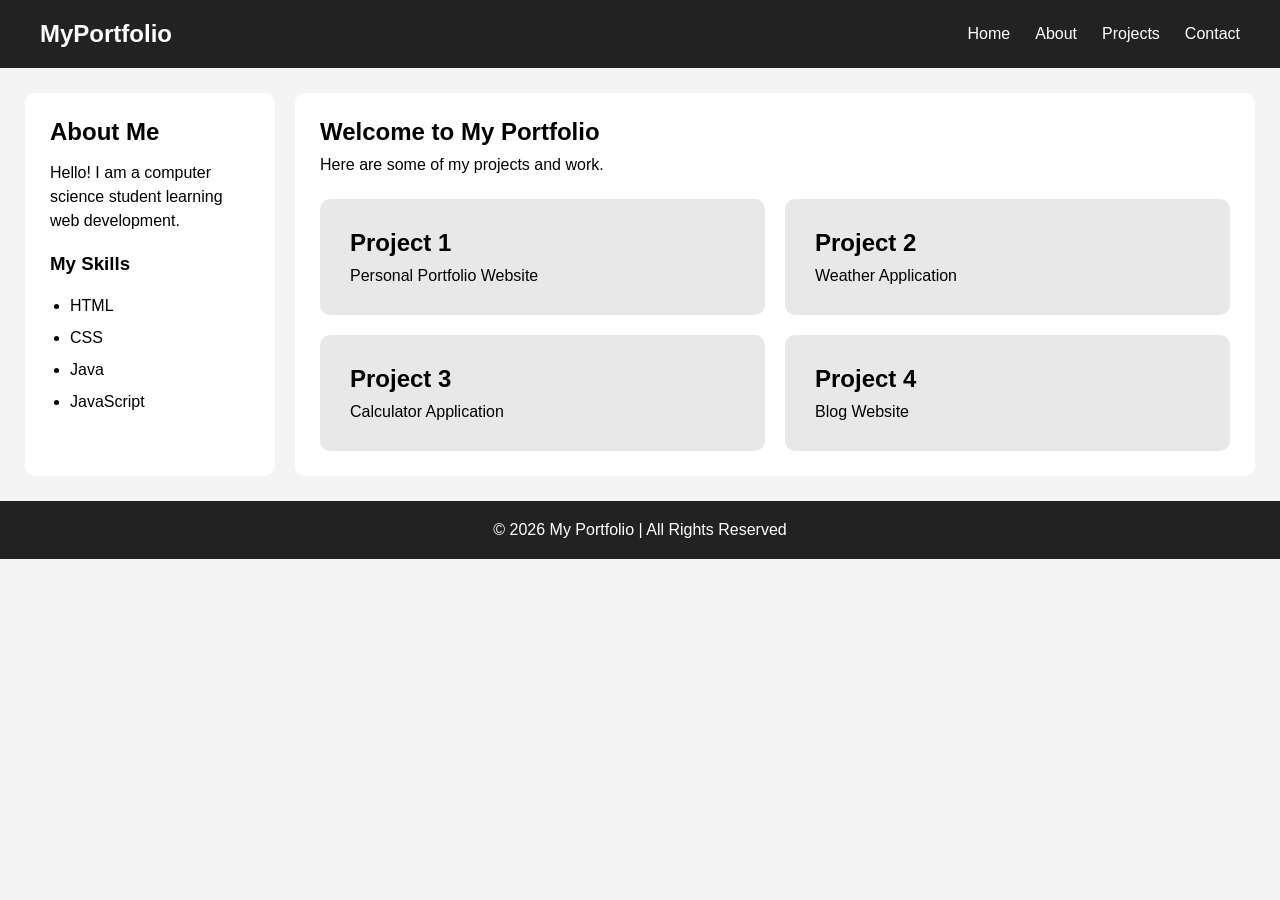
<file: p13/index.html>
<!DOCTYPE html>
<html lang>
<head>
    <title>My Portfolio</title>
    <link rel="stylesheet" href="style.css">
</head>
<body>

    <header class="navbar">
        <h2>MyPortfolio</h2>

        <nav>
            <a href="#">Home</a>
            <a href="#">About</a>
            <a href="#">Projects</a>
            <a href="#">Contact</a>
        </nav>
    </header>

    <div class="layout">

        <aside class="sidebar">
            <h2>About Me</h2>
            <p>Hello! I am a computer science student learning web development.</p>

            <h3>My Skills</h3>
            <ul>
                <li>HTML</li>
                <li>CSS</li>
                <li>Java</li>
                <li>JavaScript</li>
            </ul>
        </aside>

        <main class="main-content">

            <section class="intro">
                <h1>Welcome to My Portfolio</h1>
                <p>Here are some of my projects and work.</p>
            </section>

            <section class="projects">

                <div class="card">
                    <h2>Project 1</h2>
                    <p>Personal Portfolio Website</p>
                </div>

                <div class="card">
                    <h2>Project 2</h2>
                    <p>Weather Application</p>
                </div>

                <div class="card">
                    <h2>Project 3</h2>
                    <p>Calculator Application</p>
                </div>

                <div class="card">
                    <h2>Project 4</h2>
                    <p>Blog Website</p>
                </div>

            </section>

        </main>

    </div>

    <footer>
        <p>© 2026 My Portfolio | All Rights Reserved</p>
    </footer>

</body>
</html>
</file>
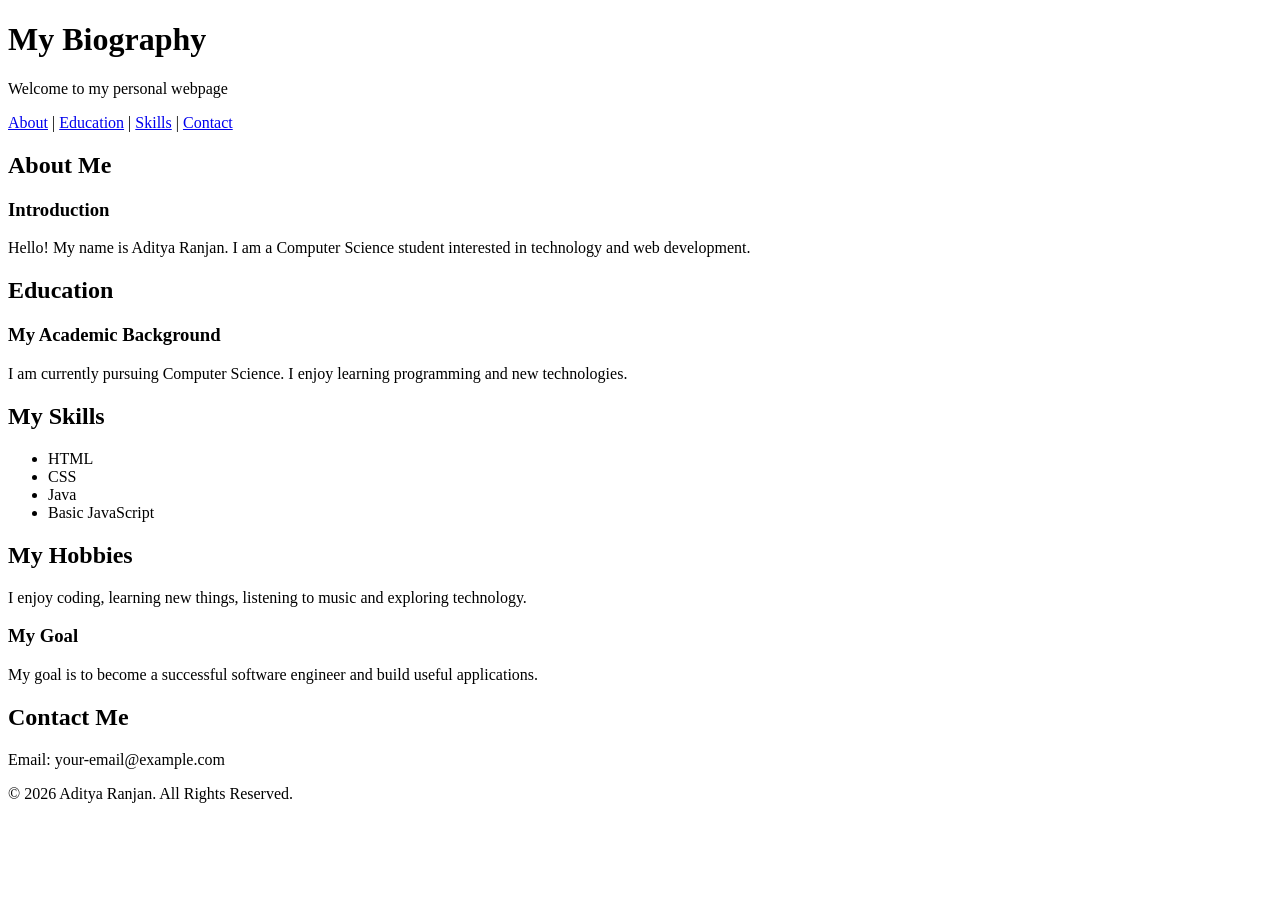
<file: P5/index.html>
<!DOCTYPE html>
<html>
<head>
    <title>My Biography</title>
</head>
<body>

    <header>
        <h1>My Biography</h1>
        <p>Welcome to my personal webpage</p>
    </header>

    <nav>
        <a href="#about">About</a> |
        <a href="#education">Education</a> |
        <a href="#skills">Skills</a> |
        <a href="#contact">Contact</a>
    </nav>

    <main>

        <section id="about">
            <h2>About Me</h2>
            <article>
                <h3>Introduction</h3>
                <p>Hello! My name is Aditya Ranjan.
                I am a Computer Science student interested
                in technology and web development.</p>
            </article>
        </section>

        <section id="education">
            <h2>Education</h2>
            <article>
                <h3>My Academic Background</h3>
                <p>I am currently pursuing Computer Science.
                I enjoy learning programming and new technologies.</p>
            </article>
        </section>

        <section id="skills">
            <h2>My Skills</h2>
            <ul>
                <li>HTML</li>
                <li>CSS</li>
                <li>Java</li>
                <li>Basic JavaScript</li>
            </ul>
        </section>

        <section id="hobbies">
            <h2>My Hobbies</h2>
            <p>I enjoy coding, learning new things,
            listening to music and exploring technology.</p>
        </section>

        <aside>
            <h3>My Goal</h3>
            <p>My goal is to become a successful software engineer
            and build useful applications.</p>
        </aside>

    </main>

    <footer id="contact">
        <h2>Contact Me</h2>
        <p>Email: your-email@example.com</p>
        <p>© 2026 Aditya Ranjan. All Rights Reserved.</p>
    </footer>

</body>
</html>
</file>
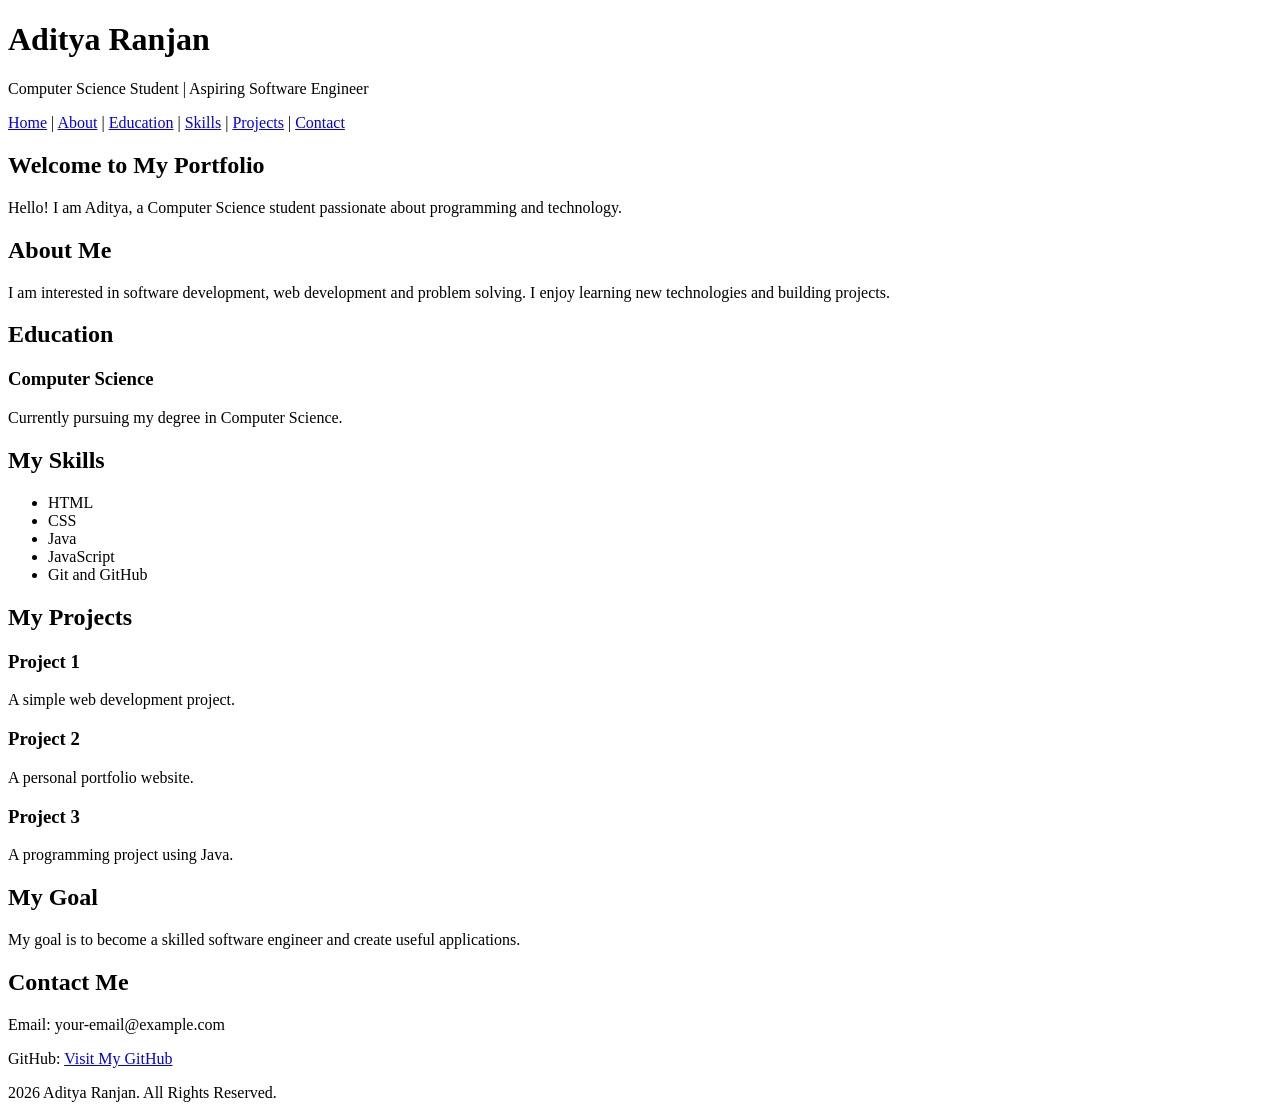
<file: P6/index.html>
<!DOCTYPE html>
<html lang>

<head>
    <title>Aditya Ranjan | Portfolio</title>
</head>

<body>

    <!-- Header -->
    <header>
        <h1>Aditya Ranjan</h1>
        <p>Computer Science Student | Aspiring Software Engineer</p>

        <!-- Navigation -->
        <nav>
            <a href="#home">Home</a> |
            <a href="#about">About</a> |
            <a href="#education">Education</a> |
            <a href="#skills">Skills</a> |
            <a href="#projects">Projects</a> |
            <a href="#contact">Contact</a>
        </nav>
    </header>

    <main>

        <!-- Home Section -->
        <section id="home">
            <h2>Welcome to My Portfolio</h2>
            <p>Hello! I am Aditya, a Computer Science student
                passionate about programming and technology.</p>
        </section>

        <!-- About Section -->
        <section id="about">
            <h2>About Me</h2>

            <article>
                <p>
                    I am interested in software development,
                    web development and problem solving.
                    I enjoy learning new technologies and
                    building projects.
                </p>
            </article>
        </section>

        <!-- Education Section -->
        <section id="education">
            <h2>Education</h2>

            <article>
                <h3>Computer Science</h3>
                <p>Currently pursuing my degree in Computer Science.</p>
            </article>
        </section>

        <!-- Skills Section -->
        <section id="skills">
            <h2>My Skills</h2>

            <ul>
                <li>HTML</li>
                <li>CSS</li>
                <li>Java</li>
                <li>JavaScript</li>
                <li>Git and GitHub</li>
            </ul>
        </section>

        <!-- Projects Section -->
        <section id="projects">
            <h2>My Projects</h2>

            <article>
                <h3>Project 1</h3>
                <p>A simple web development project.</p>
            </article>

            <article>
                <h3>Project 2</h3>
                <p>A personal portfolio website.</p>
            </article>

            <article>
                <h3>Project 3</h3>
                <p>A programming project using Java.</p>
            </article>
        </section>

        <!-- Additional Information -->
        <aside>
            <h2>My Goal</h2>
            <p>My goal is to become a skilled software engineer
                and create useful applications.</p>
        </aside>

        <!-- Contact Section -->
        <section id="contact">
            <h2>Contact Me</h2>

            <p>Email: your-email@example.com</p>

            <p>
                GitHub:
                <a href="https://github.com/adibroyo" target="_blank">
                    Visit My GitHub
                </a>
            </p>
        </section>

    </main>

    <!-- Footer -->
    <footer>
        <p> 2026 Aditya Ranjan. All Rights Reserved.</p>
    </footer>

</body>
</html>
</file>
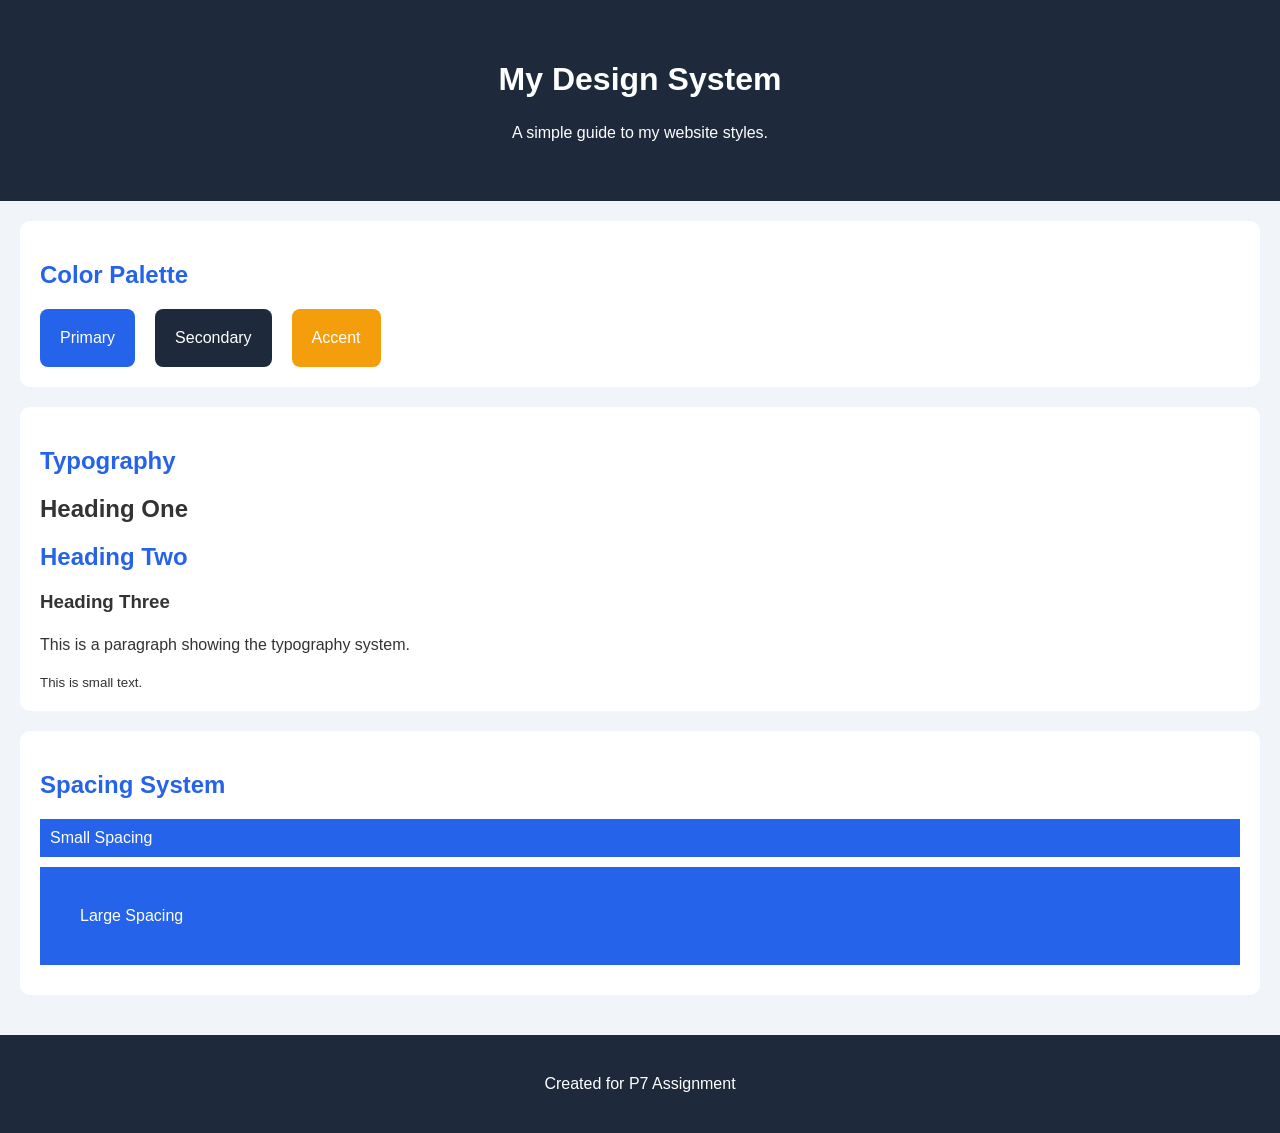
<file: p7/index.html>
<!DOCTYPE html>
<html lang="en">
<head>
    <meta charset="UTF-8">
    <meta name="viewport" content="width=device-width, initial-scale=1.0">
    <title>P7 - Design System</title>
    <link rel="stylesheet" href="style.css">
</head>
<body>

    <header>
        <h1>My Design System</h1>
        <p>A simple guide to my website styles.</p>
    </header>

    <main>
        <section>
            <h2>Color Palette</h2>
            <div class="colors">
                <div class="color-box primary">Primary</div>
                <div class="color-box secondary">Secondary</div>
                <div class="color-box accent">Accent</div>
            </div>
        </section>

        <section>
            <h2>Typography</h2>
            <h1>Heading One</h1>
            <h2>Heading Two</h2>
            <h3>Heading Three</h3>
            <p>This is a paragraph showing the typography system.</p>
            <small>This is small text.</small>
        </section>

        <section>
            <h2>Spacing System</h2>
            <div class="spacing-box">Small Spacing</div>
            <div class="spacing-box large">Large Spacing</div>
        </section>
    </main>

    <footer>
        <p>Created for P7 Assignment</p>
    </footer>

</body>
</html>
</file>
<file: p13/style.css>
* {
    margin: 0;
    padding: 0;
    box-sizing: border-box;
}

body {
    font-family: Arial, sans-serif;
    background-color: #f4f4f4;
}

/* Flexbox Navbar */
.navbar {
    background-color: #222;
    color: white;
    padding: 20px 40px;
    display: flex;
    justify-content: space-between;
    align-items: center;
}

.navbar nav {
    display: flex;
    gap: 25px;
}

.navbar a {
    color: white;
    text-decoration: none;
}

/* Grid Main Layout */
.layout {
    display: grid;
    grid-template-columns: 250px 1fr;
    gap: 20px;
    padding: 25px;
}

/* Sidebar */
.sidebar {
    background-color: white;
    padding: 25px;
    border-radius: 10px;
}

.sidebar h2,
.sidebar h3 {
    margin-bottom: 15px;
}

.sidebar p {
    line-height: 1.5;
    margin-bottom: 20px;
}

.sidebar ul {
    padding-left: 20px;
    line-height: 2;
}

/* Main Content */
.main-content {
    background-color: white;
    padding: 25px;
    border-radius: 10px;
}

.intro {
    margin-bottom: 25px;
}

.intro h1 {
    margin-bottom: 10px;
}

/* Projects Grid */
.projects {
    display: grid;
    grid-template-columns: repeat(2, 1fr);
    gap: 20px;
}

.card {
    background-color: #e8e8e8;
    padding: 30px;
    border-radius: 10px;
}

.card h2 {
    margin-bottom: 10px;
}

/* Footer */
footer {
    background-color: #222;
    color: white;
    text-align: center;
    padding: 20px;
}

/* Responsive Design */
@media (max-width: 700px) {

    .navbar {
        flex-direction: column;
        gap: 20px;
    }

    .navbar nav {
        flex-wrap: wrap;
        justify-content: center;
    }

    .layout {
        grid-template-columns: 1fr;
    }

    .projects {
        grid-template-columns: 1fr;
    }
}
</file>
<file: p7/style.css>
/* Design Tokens */

:root {
    --primary-color: #2563eb;
    --secondary-color: #1e293b;
    --accent-color: #f59e0b;

    --background-color: #f1f5f9;
    --text-color: #333333;

    --small-spacing: 10px;
    --medium-spacing: 20px;
    --large-spacing: 40px;

    --main-font: Arial, sans-serif;

    --heading-size: 32px;
    --paragraph-size: 16px;
}

/* General Styling */

* {
    box-sizing: border-box;
}

body {
    margin: 0;
    font-family: var(--main-font);
    background-color: var(--background-color);
    color: var(--text-color);
}

/* Header */

header {
    background-color: var(--secondary-color);
    color: white;
    text-align: center;
    padding: var(--large-spacing);
}

header h1 {
    font-size: var(--heading-size);
}

/* Main Sections */

main {
    padding: var(--medium-spacing);
}

section {
    background-color: white;
    padding: var(--medium-spacing);
    margin-bottom: var(--medium-spacing);
    border-radius: 10px;
}

h2 {
    color: var(--primary-color);
}

p {
    font-size: var(--paragraph-size);
    line-height: 1.6;
}

/* Color Palette */

.colors {
    display: flex;
    gap: var(--medium-spacing);
    flex-wrap: wrap;
}

.color-box {
    padding: var(--medium-spacing);
    color: white;
    border-radius: 8px;
}

.primary {
    background-color: var(--primary-color);
}

.secondary {
    background-color: var(--secondary-color);
}

.accent {
    background-color: var(--accent-color);
}

/* Spacing */

.spacing-box {
    background-color: var(--primary-color);
    color: white;
    padding: var(--small-spacing);
    margin-bottom: var(--small-spacing);
}

.large {
    padding: var(--large-spacing);
}

/* Footer */

footer {
    background-color: var(--secondary-color);
    color: white;
    text-align: center;
    padding: var(--medium-spacing);
}
</file>
